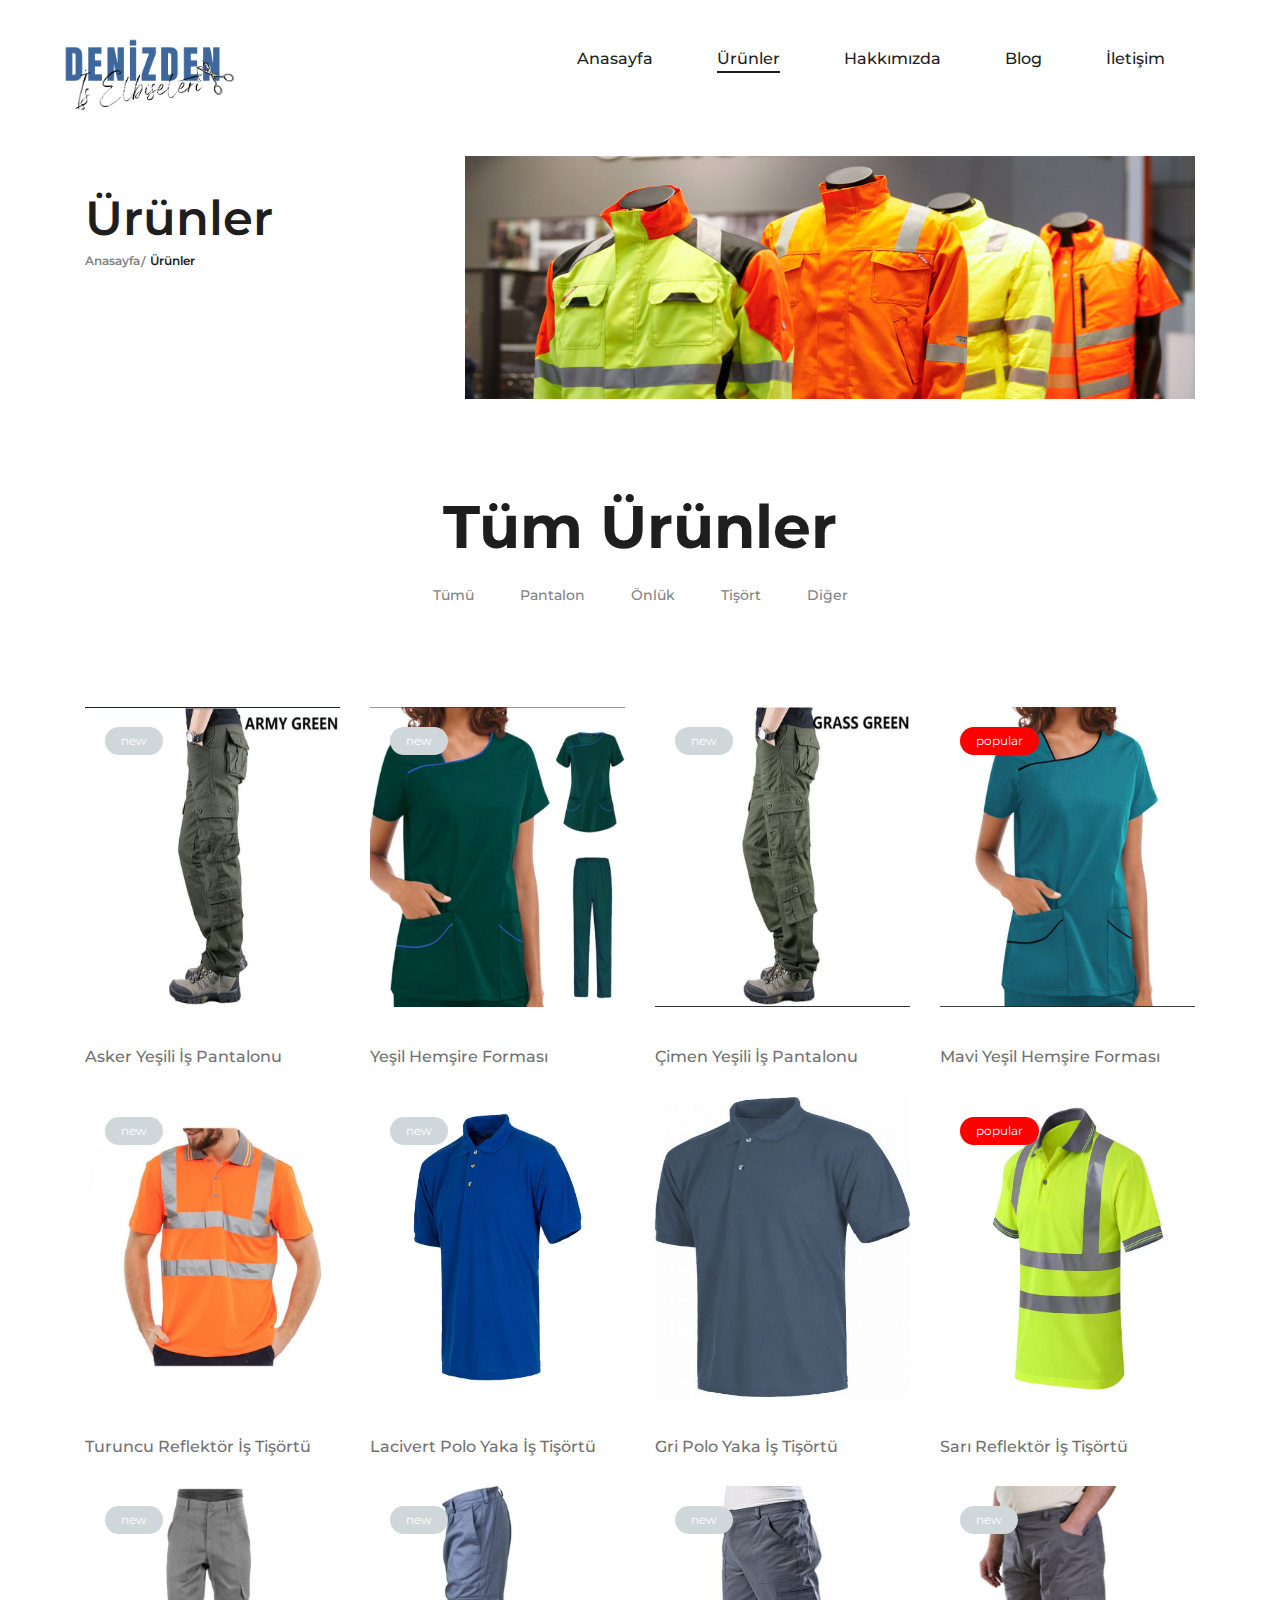
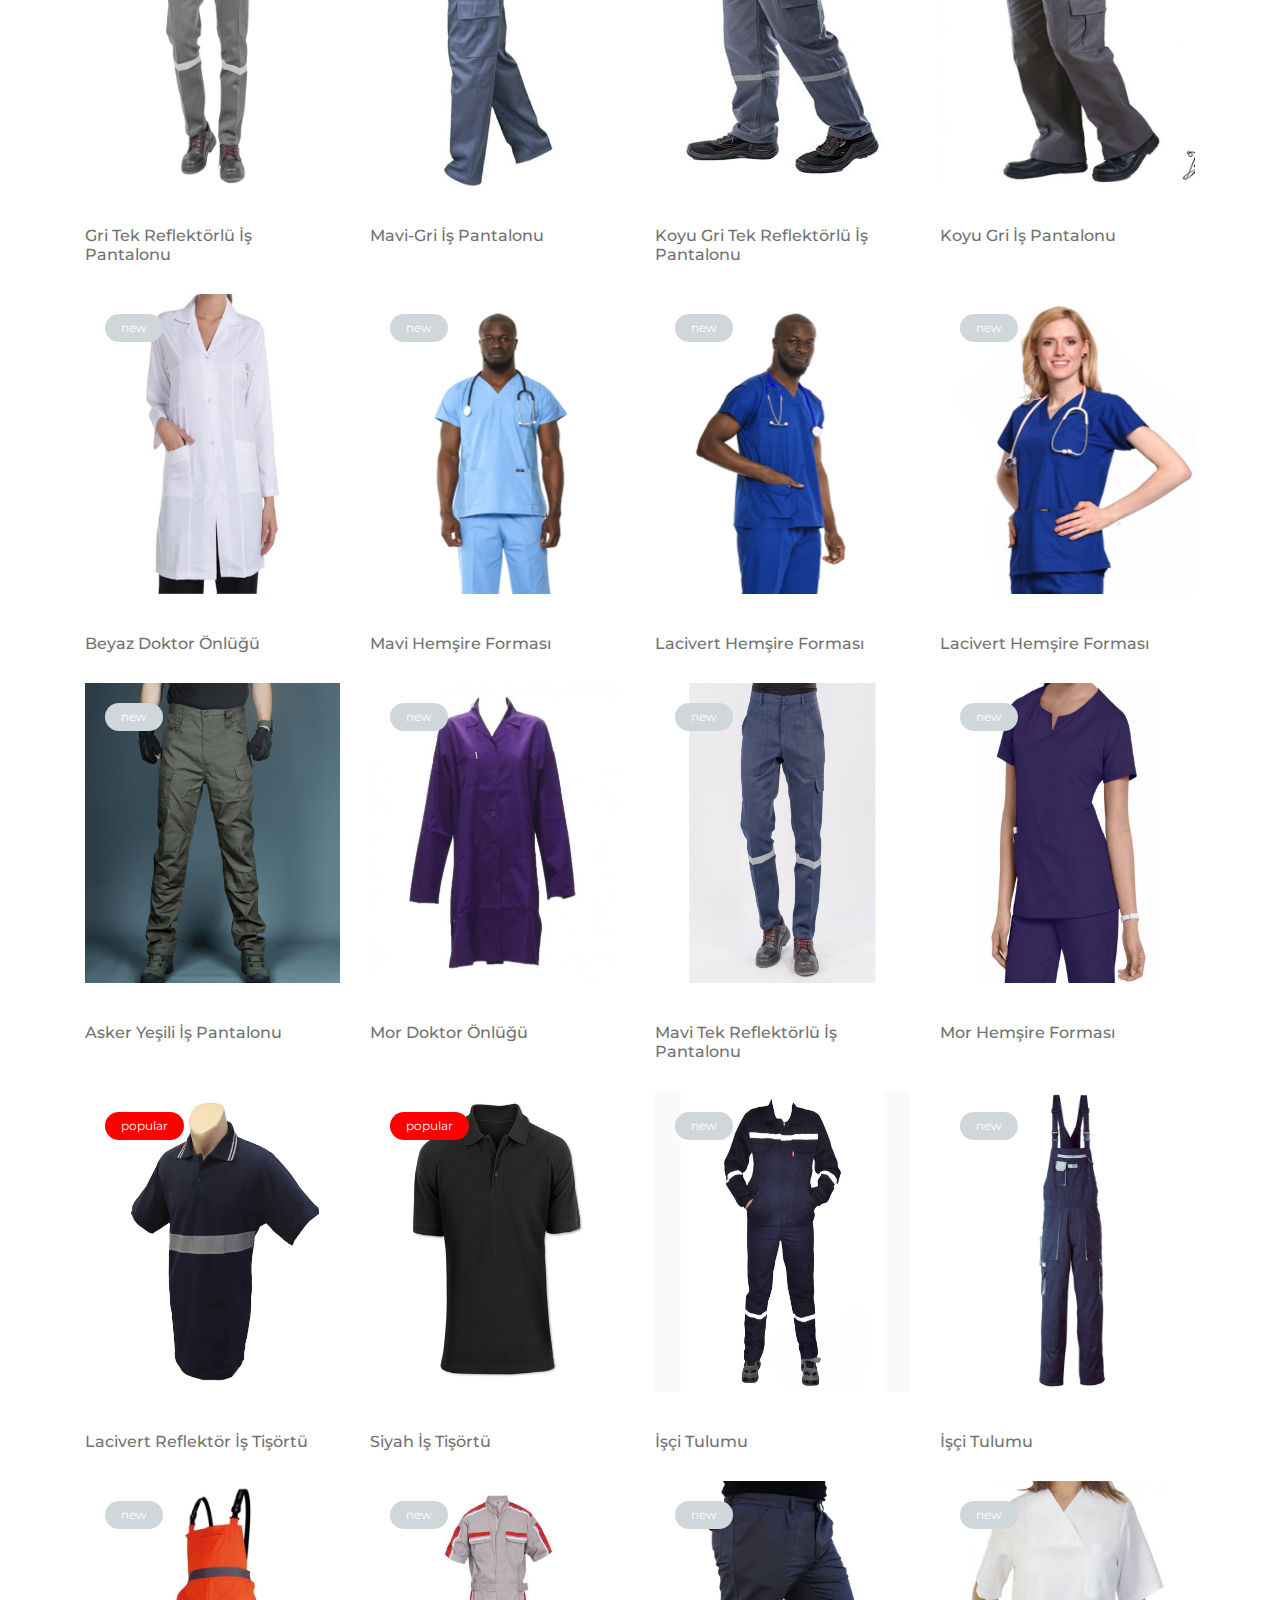
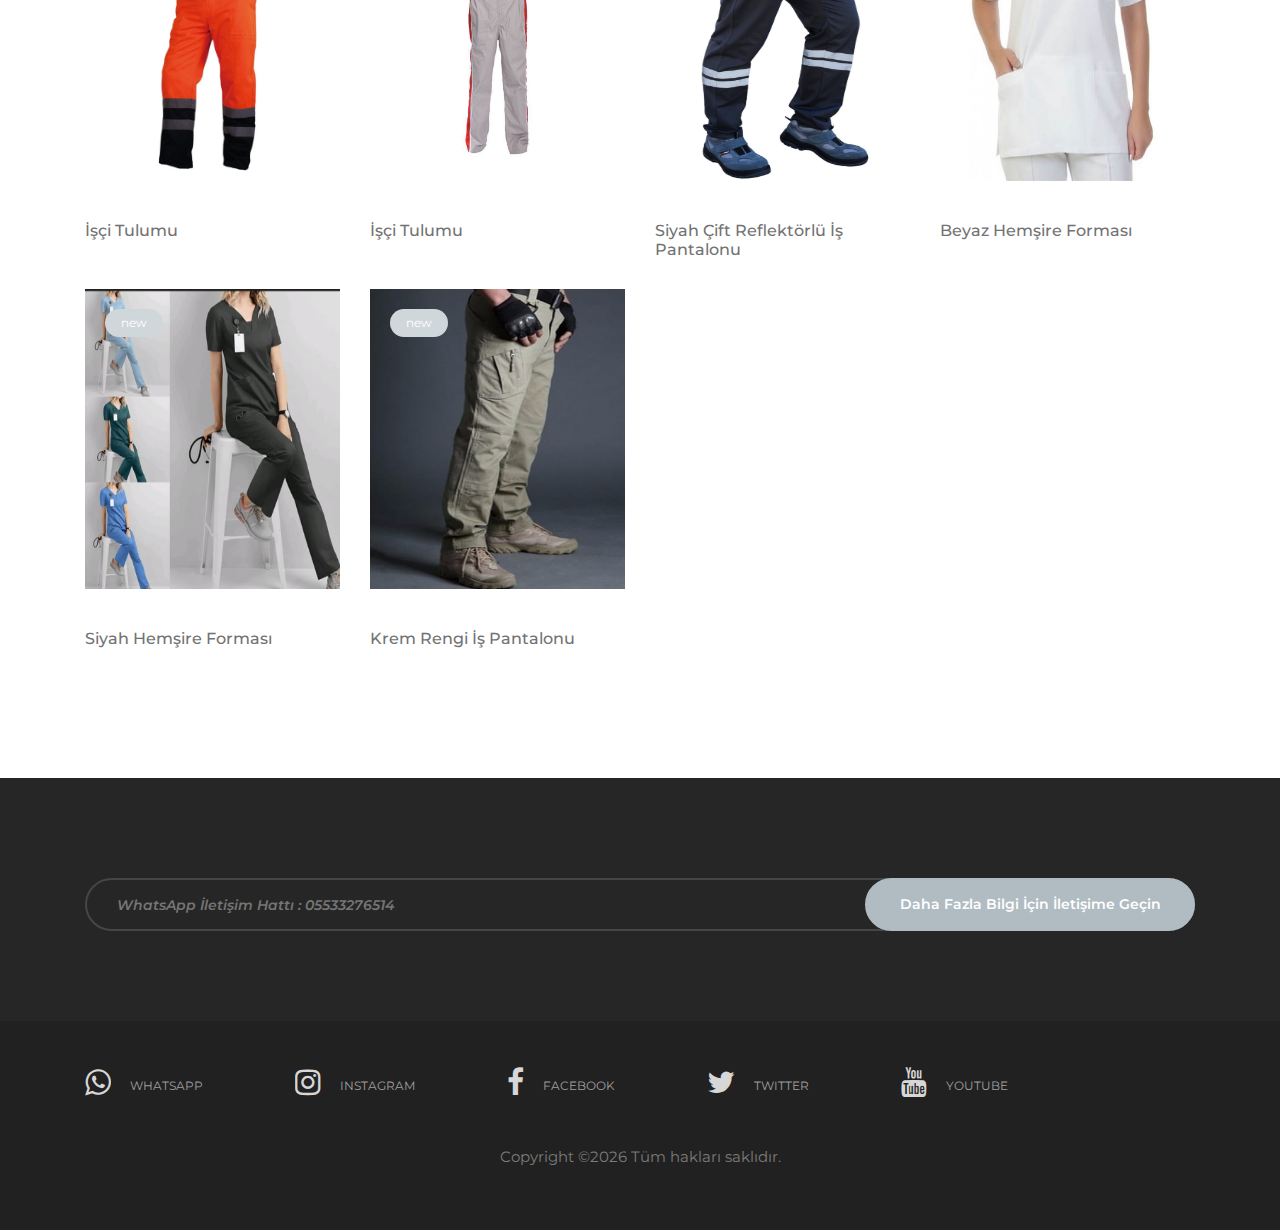
<file: categories.html>
<!DOCTYPE html>
<html lang="zxx">

<head>
    <meta charset="UTF-8">
    <meta name="description" content="Yoga Studio Template">
    <meta name="keywords" content="Yoga, unica, creative, html">
    <meta name="viewport" content="width=device-width, initial-scale=1.0">
    <meta http-equiv="X-UA-Compatible" content="ie=edge">
    <title>Denizden İş Elbiseleri</title>

    <!-- Google Font -->
    <link href="https://fonts.googleapis.com/css?family=Amatic+SC:400,700&display=swap" rel="stylesheet">
    <link href="https://fonts.googleapis.com/css?family=Montserrat:100,200,300,400,500,600,700,800,900&display=swap"
        rel="stylesheet">

    <!-- Css Styles -->
    <link rel="stylesheet" href="css/bootstrap.min.css" type="text/css">
    <link rel="stylesheet" href="css/font-awesome.min.css" type="text/css">
    <link rel="stylesheet" href="css/nice-select.css" type="text/css">
    <link rel="stylesheet" href="css/owl.carousel.min.css" type="text/css">
    <link rel="stylesheet" href="css/magnific-popup.css" type="text/css">
    <link rel="stylesheet" href="css/slicknav.min.css" type="text/css">
    <link rel="stylesheet" href="css/style.css" type="text/css">
</head>

<body>
    <!-- Page Preloder -->
    <div id="preloder">
        <div class="loader"></div>
    </div>

    <!-- Search model -->
    <div class="search-model">
        <div class="h-100 d-flex align-items-center justify-content-center">
            <div class="search-close-switch">+</div>
            <form class="search-model-form">
                <input type="text" id="search-input" placeholder="Search here.....">
            </form>
        </div>
    </div>
    <!-- Search model end -->

    <!-- Header Section Begin -->
    <header class="header-section">
        <div class="container-fluid">
            <div class="inner-header">
                <div class="logo">
                    <a href="index.html"><img src="img/logo.png" style="width: 175px;"></a>
                </div>
                <nav class="main-menu mobile-menu">
                    <ul>
                        <li><a href="./index.html">Anasayfa</a></li>
                        <li><a class="active" href="./categories.html">Ürünler</a></li>
                        <li><a href="./about.html">Hakkımızda</a></li>
                        <li><a href="">Blog</a></li>
                        <li><a href="https://api.whatsapp.com/send?phone=05533276514">İletişim</a></li>
                    </ul>
                </nav>
            </div>
        </div>
    </header>
    <!-- Header End -->

    <!-- Page Add Section Begin -->
    <section class="page-add">
        <div class="container">
            <div class="row">
                <div class="col-lg-4">
                    <div class="page-breadcrumb">
                        <h2>Ürünler</h2>
                        <a href="index.html">Anasayfa</a>
                        <a href="categories.html" class="active">Ürünler</a>
                    </div>
                </div>
                <div class="col-lg-8">
                    <img src="img/denizden/iselbiseleri.jpeg" alt="">
                </div>
            </div>
        </div>
    </section>
    <!-- Page Add Section End -->

    <!-- Categories Page Section Begin -->
    <section class="categories-page spad">
        <div class="container">
            <div class="product-filter">
                <div class="row">
                    <div class="col-lg-12 text-center">
                        <div class="section-title">
                            <h2>Tüm Ürünler</h2>
                        </div>
                        <ul class="product-controls">
                            <li data-filter="*">Tümü</li>
                            <li data-filter=".pantalon">Pantalon</li>
                            <li data-filter=".onluk">Önlük</li>
                            <li data-filter=".tisort">Tişört</li>
                            <li data-filter=".diger">Diğer</li>
                        </ul>
                    </div>
                </div>
            </div>
            <div class="row" id="product-list">
                <div class="col-lg-3 col-sm-6 mix all pantalon">
                    <div class="single-product-item">
                        <figure>
                            <a href="#"><img src="img/product/pantalon/WhatsApp Image 2022-05-02 at 22.32.12.jpeg"
                                    alt=""></a>
                            <div class="p-status">new</div>
                        </figure>
                        <div class="product-text">
                            <h6>Asker Yeşili İş Pantalonu</h6>
                        </div>
                    </div>
                </div>
                <div class="col-lg-3 col-sm-6 mix all onluk">
                    <div class="single-product-item">
                        <figure>
                            <a href="#"><img src="img/product/saglik/WhatsApp Image 2022-05-02 at 22.38.07 (1).jpeg"
                                    alt=""></a>
                            <div class="p-status">new</div>
                        </figure>
                        <div class="product-text">
                            <h6>Yeşil Hemşire Forması</h6>
                        </div>
                    </div>
                </div>
                <div class="col-lg-3 col-sm-6 mix all pantalon">
                    <div class="single-product-item">
                        <figure>
                            <a href="#"><img src="img/product/pantalon/WhatsApp Image 2022-05-02 at 22.32.13.jpeg"
                                    alt=""></a>
                            <div class="p-status">new</div>
                        </figure>
                        <div class="product-text">
                            <h6>Çimen Yeşili İş Pantalonu</h6>
                        </div>
                    </div>
                </div>
                <div class="col-lg-3 col-sm-6 mix all onluk">
                    <div class="single-product-item">
                        <figure>
                            <a href="#"><img src="img/product/saglik/WhatsApp Image 2022-05-02 at 22.38.07.jpeg"
                                    alt=""></a>
                            <div class="p-status popular">popular</div>
                        </figure>
                        <div class="product-text">
                            <h6>Mavi Yeşil Hemşire Forması</h6>
                        </div>
                    </div>
                </div>
                <div class="col-lg-3 col-sm-6 mix all tisort">
                    <div class="single-product-item">
                        <figure>
                            <a href="#"><img src="img/product/tisort/wowow-workwear-reflektorlu-polo-yaka-t-shirt.jpeg"
                                    alt=""></a>
                            <div class="p-status">new</div>
                        </figure>
                        <div class="product-text">
                            <h6>Turuncu Reflektör İş Tişörtü</h6>
                        </div>
                    </div>
                </div>
                <div class="col-lg-3 col-sm-6 mix all tisort">
                    <div class="single-product-item">
                        <figure>
                            <a href="#"><img src="img/product/tisort/S6500-AZ.jpeg" alt=""></a>
                            <div class="p-status">new</div>
                        </figure>
                        <div class="product-text">
                            <h6>Lacivert Polo Yaka İş Tişörtü</h6>
                        </div>
                    </div>
                </div>
                <div class="col-lg-3 col-sm-6 mix all tisort">
                    <div class="single-product-item">
                        <figure>
                            <a href="#"><img src="img/product/tisort/polomangacortacuellocamisero.jpeg" alt=""></a>
                        </figure>
                        <div class="product-text">
                            <h6>Gri Polo Yaka İş Tişörtü</h6>
                        </div>
                    </div>
                </div>
                <div class="col-lg-3 col-sm-6 mix all tisort">
                    <div class="single-product-item">
                        <figure>
                            <a href="#"><img src="img/product/tisort/Hed4fb886965843e0b06a63de2d759b7eX.png" alt=""></a>
                            <div class="p-status popular">popular</div>
                        </figure>
                        <div class="product-text">
                            <h6>Sarı Reflektör İş Tişörtü</h6>
                        </div>
                    </div>
                </div>
                <div class="col-lg-3 col-sm-6 mix all pantalon">
                    <div class="single-product-item">
                        <figure>
                            <a href="#"><img src="img/product/pantalon/1.jpeg"
                                    alt=""></a>
                            <div class="p-status">new</div>
                        </figure>
                        <div class="product-text">
                            <h6>Gri Tek Reflektörlü İş Pantalonu</h6>
                        </div>
                    </div>
                </div>
                <div class="col-lg-3 col-sm-6 mix all pantalon">
                    <div class="single-product-item">
                        <figure>
                            <a href="#"><img src="img/product/pantalon/2.jpeg"
                                    alt=""></a>
                            <div class="p-status">new</div>
                        </figure>
                        <div class="product-text">
                            <h6>Mavi-Gri İş Pantalonu</h6>
                        </div>
                    </div>
                </div>
                <div class="col-lg-3 col-sm-6 mix all pantalon">
                    <div class="single-product-item">
                        <figure>
                            <a href="#"><img src="img/product/pantalon/3.jpeg"
                                    alt=""></a>
                            <div class="p-status">new</div>
                        </figure>
                        <div class="product-text">
                            <h6>Koyu Gri Tek Reflektörlü İş Pantalonu</h6>
                        </div>
                    </div>
                </div>
                <div class="col-lg-3 col-sm-6 mix all pantalon">
                    <div class="single-product-item">
                        <figure>
                            <a href="#"><img src="img/product/pantalon/4.jpeg"
                                    alt=""></a>
                            <div class="p-status">new</div>
                        </figure>
                        <div class="product-text">
                            <h6>Koyu Gri İş Pantalonu</h6>
                        </div>
                    </div>
                </div>
                <div class="col-lg-3 col-sm-6 mix all onluk">
                    <div class="single-product-item">
                        <figure>
                            <a href="#"><img src="img/product/saglik/1.jpeg"
                                    alt=""></a>
                            <div class="p-status">new</div>
                        </figure>
                        <div class="product-text">
                            <h6>Beyaz Doktor Önlüğü</h6>
                        </div>
                    </div>
                </div>
                <div class="col-lg-3 col-sm-6 mix all onluk">
                    <div class="single-product-item">
                        <figure>
                            <a href="#"><img src="img/product/saglik/3.jpeg"
                                    alt=""></a>
                            <div class="p-status">new</div>
                        </figure>
                        <div class="product-text">
                            <h6>Mavi Hemşire Forması</h6>
                        </div>
                    </div>
                </div>
                <div class="col-lg-3 col-sm-6 mix all onluk">
                    <div class="single-product-item">
                        <figure>
                            <a href="#"><img src="img/product/saglik/4.jpeg"
                                    alt=""></a>
                            <div class="p-status">new</div>
                        </figure>
                        <div class="product-text">
                            <h6>Lacivert Hemşire Forması</h6>
                        </div>
                    </div>
                </div>
                <div class="col-lg-3 col-sm-6 mix all onluk">
                    <div class="single-product-item">
                        <figure>
                            <a href="#"><img src="img/product/saglik/5.jpeg"
                                    alt=""></a>
                            <div class="p-status">new</div>
                        </figure>
                        <div class="product-text">
                            <h6>Lacivert Hemşire Forması</h6>
                        </div>
                    </div>
                </div>
                <div class="col-lg-3 col-sm-6 mix all pantalon">
                    <div class="single-product-item">
                        <figure>
                            <a href="#"><img src="img/product/pantalon/5.jpeg"
                                    alt=""></a>
                            <div class="p-status">new</div>
                        </figure>
                        <div class="product-text">
                            <h6>Asker Yeşili İş Pantalonu</h6>
                        </div>
                    </div>
                </div>
                <div class="col-lg-3 col-sm-6 mix all onluk">
                    <div class="single-product-item">
                        <figure>
                            <a href="#"><img src="img/product/saglik/6.jpeg"
                                    alt=""></a>
                            <div class="p-status">new</div>
                        </figure>
                        <div class="product-text">
                            <h6>Mor Doktor Önlüğü</h6>
                        </div>
                    </div>
                </div>
                <div class="col-lg-3 col-sm-6 mix all pantalon">
                    <div class="single-product-item">
                        <figure>
                            <a href="#"><img src="img/product/pantalon/6.jpeg"
                                    alt=""></a>
                            <div class="p-status">new</div>
                        </figure>
                        <div class="product-text">
                            <h6>Mavi Tek Reflektörlü İş Pantalonu</h6>
                        </div>
                    </div>
                </div>
                <div class="col-lg-3 col-sm-6 mix all onluk">
                    <div class="single-product-item">
                        <figure>
                            <a href="#"><img src="img/product/saglik/7.png"
                                    alt=""></a>
                            <div class="p-status">new</div>
                        </figure>
                        <div class="product-text">
                            <h6>Mor Hemşire Forması</h6>
                        </div>
                    </div>
                </div>
                <div class="col-lg-3 col-sm-6 mix all tisort">
                    <div class="single-product-item">
                        <figure>
                            <a href="#"><img src="img/product/tisort/1.webp" alt=""></a>
                            <div class="p-status popular">popular</div>
                        </figure>
                        <div class="product-text">
                            <h6>Lacivert Reflektör İş Tişörtü</h6>
                        </div>
                    </div>
                </div>
                <div class="col-lg-3 col-sm-6 mix all tisort">
                    <div class="single-product-item">
                        <figure>
                            <a href="#"><img src="img/product/tisort/2.jpeg" alt=""></a>
                            <div class="p-status popular">popular</div>
                        </figure>
                        <div class="product-text">
                            <h6>Siyah İş Tişörtü</h6>
                        </div>
                    </div>
                </div>
                <div class="col-lg-3 col-sm-6 mix all diger">
                    <div class="single-product-item">
                        <figure>
                            <a href="#"><img src="img/product/diger/1.jpeg" alt=""></a>
                            <div class="p-status">new</div>
                        </figure>
                        <div class="product-text">
                            <h6>İşçi Tulumu</h6>
                        </div>
                    </div>
                </div>
                <div class="col-lg-3 col-sm-6 mix all diger">
                    <div class="single-product-item">
                        <figure>
                            <a href="#"><img src="img/product/diger/2.jpeg" alt=""></a>
                            <div class="p-status">new</div>
                        </figure>
                        <div class="product-text">
                            <h6>İşçi Tulumu</h6>
                        </div>
                    </div>
                </div>
                <div class="col-lg-3 col-sm-6 mix all diger">
                    <div class="single-product-item">
                        <figure>
                            <a href="#"><img src="img/product/diger/3.jpeg" alt=""></a>
                            <div class="p-status">new</div>
                        </figure>
                        <div class="product-text">
                            <h6>İşçi Tulumu</h6>
                        </div>
                    </div>
                </div>
                <div class="col-lg-3 col-sm-6 mix all diger">
                    <div class="single-product-item">
                        <figure>
                            <a href="#"><img src="img/product/diger/4.jpeg" alt=""></a>
                            <div class="p-status">new</div>
                        </figure>
                        <div class="product-text">
                            <h6>İşçi Tulumu</h6>
                        </div>
                    </div>
                </div>
                <div class="col-lg-3 col-sm-6 mix all pantalon">
                    <div class="single-product-item">
                        <figure>
                            <a href="#"><img src="img/product/pantalon/7.jpeg"
                                    alt=""></a>
                            <div class="p-status">new</div>
                        </figure>
                        <div class="product-text">
                            <h6>Siyah Çift Reflektörlü İş Pantalonu</h6>
                        </div>
                    </div>
                </div>
                <div class="col-lg-3 col-sm-6 mix all onluk">
                    <div class="single-product-item">
                        <figure>
                            <a href="#"><img src="img/product/saglik/8.jpeg"
                                    alt=""></a>
                            <div class="p-status">new</div>
                        </figure>
                        <div class="product-text">
                            <h6>Beyaz Hemşire Forması</h6>
                        </div>
                    </div>
                </div>
                <div class="col-lg-3 col-sm-6 mix all onluk">
                    <div class="single-product-item">
                        <figure>
                            <a href="#"><img src="img/product/saglik/WhatsApp Image 2022-05-02 at 22.38.09 (1).jpeg"
                                    alt=""></a>
                            <div class="p-status">new</div>
                        </figure>
                        <div class="product-text">
                            <h6>Siyah Hemşire Forması</h6>
                        </div>
                    </div>
                </div>
                <div class="col-lg-3 col-sm-6 mix all pantalon">
                    <div class="single-product-item">
                        <figure>
                            <a href="#"><img src="img/product/pantalon/WhatsApp Image 2022-05-02 at 22.38.12.jpeg"
                                    alt=""></a>
                            <div class="p-status">new</div>
                        </figure>
                        <div class="product-text">
                            <h6>Krem Rengi İş Pantalonu</h6>
                        </div>
                    </div>
                </div>
            </div>
        </div>
    </section>
    <!-- Categories Page Section End -->

    <!-- Footer Section Begin -->
    <footer class="footer-section spad">
        <div class="container">
            <div class="newslatter-form">
                <div class="row">
                    <div class="col-lg-12">
                        <form action="#">
                            <input type="text" placeholder="WhatsApp İletişim Hattı : 05533276514">
                            <button href="https://api.whatsapp.com/send?phone=05533276514" type="submit">Daha Fazla Bilgi İçin İletişime Geçin</button>
                        </form>
                    </div>
                </div>
            </div>
        </div>
        <div class="social-links-warp">
			<div class="container">
				<div class="social-links">
                    <a href="https://api.whatsapp.com/send?phone=05533276514" class="instagram"><i class="fa fa-whatsapp"></i><span>whatsapp</span></a>
					<a href="" class="instagram"><i class="fa fa-instagram"></i><span>instagram</span></a>
					<a href="" class="facebook"><i class="fa fa-facebook"></i><span>facebook</span></a>
					<a href="" class="twitter"><i class="fa fa-twitter"></i><span>twitter</span></a>
					<a href="" class="youtube"><i class="fa fa-youtube"></i><span>youtube</span></a>
				</div>
			</div>

<div class="container text-center pt-5">
                <p><!-- Link back to Colorlib can't be removed. Template is licensed under CC BY 3.0. -->
  Copyright &copy;<script>document.write(new Date().getFullYear());</script> Tüm hakları saklıdır.
  <!-- Link back to Colorlib can't be removed. Template is licensed under CC BY 3.0. --></p>
            </div>


		</div>
    </footer>
    <!-- Footer Section End -->

    <!-- Js Plugins -->
    <script src="js/jquery-3.3.1.min.js"></script>
    <script src="js/bootstrap.min.js"></script>
    <script src="js/jquery.magnific-popup.min.js"></script>
    <script src="js/jquery.slicknav.js"></script>
    <script src="js/owl.carousel.min.js"></script>
    <script src="js/jquery.nice-select.min.js"></script>
    <script src="js/mixitup.min.js"></script>
    <script src="js/main.js"></script>
</body>

</html>
</file>
<file: css/nice-select.css>
.nice-select {
  -webkit-tap-highlight-color: transparent;
  background-color: #fff;
  border-radius: 5px;
  border: solid 1px #e8e8e8;
  box-sizing: border-box;
  clear: both;
  cursor: pointer;
  display: block;
  float: left;
  font-family: inherit;
  font-size: 14px;
  font-weight: normal;
  height: 42px;
  line-height: 40px;
  outline: none;
  padding-left: 18px;
  padding-right: 30px;
  position: relative;
  text-align: left !important;
  -webkit-transition: all 0.2s ease-in-out;
  transition: all 0.2s ease-in-out;
  -webkit-user-select: none;
     -moz-user-select: none;
      -ms-user-select: none;
          user-select: none;
  white-space: nowrap;
  width: auto; }
  .nice-select:hover {
    border-color: #dbdbdb; }
  .nice-select:active, .nice-select.open, .nice-select:focus {
    border-color: #999; }
  .nice-select:after {
    border-bottom: 2px solid #999;
    border-right: 2px solid #999;
    content: '';
    display: block;
    height: 5px;
    margin-top: -4px;
    pointer-events: none;
    position: absolute;
    right: 12px;
    top: 50%;
    -webkit-transform-origin: 66% 66%;
        -ms-transform-origin: 66% 66%;
            transform-origin: 66% 66%;
    -webkit-transform: rotate(45deg);
        -ms-transform: rotate(45deg);
            transform: rotate(45deg);
    -webkit-transition: all 0.15s ease-in-out;
    transition: all 0.15s ease-in-out;
    width: 5px; }
  .nice-select.open:after {
    -webkit-transform: rotate(-135deg);
        -ms-transform: rotate(-135deg);
            transform: rotate(-135deg); }
  .nice-select.open .list {
    opacity: 1;
    pointer-events: auto;
    -webkit-transform: scale(1) translateY(0);
        -ms-transform: scale(1) translateY(0);
            transform: scale(1) translateY(0); }
  .nice-select.disabled {
    border-color: #ededed;
    color: #999;
    pointer-events: none; }
    .nice-select.disabled:after {
      border-color: #cccccc; }
  .nice-select.wide {
    width: 100%; }
    .nice-select.wide .list {
      left: 0 !important;
      right: 0 !important; }
  .nice-select.right {
    float: right; }
    .nice-select.right .list {
      left: auto;
      right: 0; }
  .nice-select.small {
    font-size: 12px;
    height: 36px;
    line-height: 34px; }
    .nice-select.small:after {
      height: 4px;
      width: 4px; }
    .nice-select.small .option {
      line-height: 34px;
      min-height: 34px; }
  .nice-select .list {
    background-color: #fff;
    border-radius: 5px;
    box-shadow: 0 0 0 1px rgba(68, 68, 68, 0.11);
    box-sizing: border-box;
    margin-top: 4px;
    opacity: 0;
    overflow: hidden;
    padding: 0;
    pointer-events: none;
    position: absolute;
    top: 100%;
    left: 0;
    -webkit-transform-origin: 50% 0;
        -ms-transform-origin: 50% 0;
            transform-origin: 50% 0;
    -webkit-transform: scale(0.75) translateY(-21px);
        -ms-transform: scale(0.75) translateY(-21px);
            transform: scale(0.75) translateY(-21px);
    -webkit-transition: all 0.2s cubic-bezier(0.5, 0, 0, 1.25), opacity 0.15s ease-out;
    transition: all 0.2s cubic-bezier(0.5, 0, 0, 1.25), opacity 0.15s ease-out;
    z-index: 9; }
    .nice-select .list:hover .option:not(:hover) {
      background-color: transparent !important; }
  .nice-select .option {
    cursor: pointer;
    font-weight: 400;
    line-height: 40px;
    list-style: none;
    min-height: 40px;
    outline: none;
    padding-left: 18px;
    padding-right: 29px;
    text-align: left;
    -webkit-transition: all 0.2s;
    transition: all 0.2s; }
    .nice-select .option:hover, .nice-select .option.focus, .nice-select .option.selected.focus {
      background-color: #f6f6f6; }
    .nice-select .option.selected {
      font-weight: bold; }
    .nice-select .option.disabled {
      background-color: transparent;
      color: #999;
      cursor: default; }

.no-csspointerevents .nice-select .list {
  display: none; }

.no-csspointerevents .nice-select.open .list {
  display: block; }
</file>
<file: css/style.css>
html,
body {
	height: 100%;
	font-family: "Montserrat", sans-serif;
	-webkit-font-smoothing: antialiased;
	font-smoothing: antialiased;
	background: none;
}

.zoom {
  padding: 50px;
  background-color: green;
  transition: transform .2s; /* Animation */
  width: 200px;
  height: 200px;
  margin: 0 auto;
}

.zoom:hover {
  transform: scale(1.5); /* (150% zoom - Note: if the zoom is too large, it will go outside of the viewport) */
}

h1,
h2,
h3,
h4,
h5,
h6 {
	margin: 0;
	color: #111111;
	font-weight: 500;
	font-family: "Montserrat", sans-serif;
}

h1 {
	font-size: 70px;
}

h2 {
	font-size: 36px;
}

h3 {
	font-size: 30px;
}

h4 {
	font-size: 24px;
}

h5 {
	font-size: 18px;
}

h6 {
	font-size: 16px;
}

p {
	font-size: 15px;
	color: #7b7b7b;
	font-weight: 400;
	line-height: 1.6;
	font-family: "Montserrat", sans-serif;
	margin: 0 0 15px 0;
}

img {
	max-width: 100%;
}

input:focus,
select:focus,
button:focus,
textarea:focus {
	outline: none;
}

a:hover,
a:focus {
	text-decoration: none;
	outline: none;
	color: #fff;
}

ul,
ol {
	padding: 0;
	margin: 0;
}

@font-face {
	font-family: "FuturaBT-Book";
	src: url("../fonts/FuturaBT-Book.eot?#iefix") format("embedded-opentype"), url("../fonts/FuturaBT-Book.woff") format("woff"), url("../fonts/FuturaBT-Book.ttf") format("truetype"), url("../fonts/FuturaBT-Book.svg#FuturaBT-Book") format("svg");
	font-weight: normal;
	font-style: normal;
}

/*---------------------
  Helper CSS
-----------------------*/

.section-title h2 {
	color: #1e1e1e;
	font-size: 60px;
	font-weight: 700;
}

.set-bg {
	background-repeat: no-repeat;
	background-size: cover;
	background-position: top center;
}

.spad {
	padding-top: 100px;
	padding-bottom: 100px;
}

.text-white h1,
.text-white h2,
.text-white h3,
.text-white h4,
.text-white h5,
.text-white h6,
.text-white p,
.text-white span,
.text-white li,
.text-white a {
	color: #fff;
}

/* buttons */

.primary-btn {
	color: #fff;
	display: inline-block;
	font-size: 14px;
	font-weight: 600;
	padding: 16px 40px;
	border: 2px solid #fff;
	border-radius: 50px;
}

.site-btn {
	color: #1e1e1e;
	display: inline-block;
	font-size: 14px;
	font-weight: 600;
	padding: 16px 40px;
	border: 2px solid #1e1e1e;
	border-radius: 50px;
	cursor: pointer;
	text-transform: uppercase;
}

/* Preloder */

#preloder {
	position: fixed;
	width: 100%;
	height: 100%;
	top: 0;
	left: 0;
	z-index: 999999;
	background: #000;
}

.loader {
	width: 40px;
	height: 40px;
	position: absolute;
	top: 50%;
	left: 50%;
	margin-top: -13px;
	margin-left: -13px;
	border-radius: 60px;
	animation: loader 0.8s linear infinite;
	-webkit-animation: loader 0.8s linear infinite;
}

@keyframes loader {
	0% {
		-webkit-transform: rotate(0deg);
		transform: rotate(0deg);
		border: 4px solid #f44336;
		border-left-color: transparent;
	}
	50% {
		-webkit-transform: rotate(180deg);
		transform: rotate(180deg);
		border: 4px solid #673ab7;
		border-left-color: transparent;
	}
	100% {
		-webkit-transform: rotate(360deg);
		transform: rotate(360deg);
		border: 4px solid #f44336;
		border-left-color: transparent;
	}
}

@-webkit-keyframes loader {
	0% {
		-webkit-transform: rotate(0deg);
		border: 4px solid #f44336;
		border-left-color: transparent;
	}
	50% {
		-webkit-transform: rotate(180deg);
		border: 4px solid #673ab7;
		border-left-color: transparent;
	}
	100% {
		-webkit-transform: rotate(360deg);
		border: 4px solid #f44336;
		border-left-color: transparent;
	}
}

.elements-section {
	padding-top: 100px;
}

.el-title {
	margin-bottom: 75px;
}

.element {
	margin-bottom: 100px;
}

.element:last-child {
	margin-bottom: 0;
}

/*---------------------
  Header
-----------------------*/

.header-section {
	height: 125px;
	padding-top: 38px;
	padding-bottom: 24px;
	padding-left: 45px;
	padding-right: 45px;
}

.inner-header .logo {
	float: left;
}

.inner-header .header-right {
	float: right;
	line-height: 30px;
}

.inner-header .header-right img {
	display: inline-block;
	margin-right: 20px;
	cursor: pointer;
}

.inner-header .header-right a {
	display: inline-block;
	position: relative;
}

.inner-header .header-right a img {
	margin-right: 0;
	margin-left: 4px;
}

.inner-header .header-right a span {
	font-size: 11px;
	color: #1e1e1e;
	width: 18px;
	height: 18px;
	border: 2px solid #D0D7DB;
	background: #fff;
	display: inline-block;
	line-height: 15px;
	text-align: center;
	border-radius: 50%;
	font-weight: 600;
	position: absolute;
	left: -9px;
	top: 14px;
}

.inner-header .user-access {
	float: right;
	margin-right: 100px;
}

.inner-header .user-access a {
	color: #1e1e1e;
	font-size: 16px;
	display: inline-block;
	font-weight: 500;
	position: relative;
	line-height: 42px;
}

.inner-header .user-access a.in {
	color: #838383;
	margin-left: 15px;
	position: relative;
}

.inner-header .user-access a.in::before {
	position: absolute;
	left: -13px;
	top: 1px;
	color: #1e1e1e;
	content: "/";
}

.inner-header .main-menu {
	float: right;
	margin-right: 150px;
}

.inner-header .main-menu ul li {
	display: inline-block;
	margin-left: 60px;
	position: relative;
}

.inner-header .main-menu ul li a {
	color: #1e1e1e;
	font-size: 16px;
	display: inline-block;
	font-weight: 500;
	position: relative;
	line-height: 42px;
}

.inner-header .main-menu ul li a.active:after {
	opacity: 1;
}

.inner-header .main-menu ul li a:hover:after {
	opacity: 1;
}

.inner-header .main-menu ul li a:after {
	position: absolute;
	left: 0;
	bottom: 7px;
	width: 100%;
	height: 2px;
	background: #1e1e1e;
	content: "";
	opacity: 0;
	-webkit-transform: all 0.3s;
	-webkit-transition: all 0.3s;
	transition: all 0.3s;
}

.inner-header .main-menu ul li:hover .sub-menu {
	visibility: visible;
	opacity: 1;
	margin-top: 0;
}

.inner-header .main-menu ul li .sub-menu {
	position: absolute;
	list-style: none;
	width: 220px;
	left: 0;
	top: 100%;
	padding: 20px 0;
	visibility: hidden;
	opacity: 0;
	margin-top: 50px;
	background: #fff;
	z-index: 99;
	-webkit-transition: all 0.4s;
	transition: all 0.4s;
	-webkit-box-shadow: 2px 7px 20px rgba(0, 0, 0, 0.2);
	box-shadow: 2px 7px 20px rgba(0, 0, 0, 0.2);
}

.inner-header .main-menu ul li .sub-menu li {
	display: block;
	margin: 0;
}

.inner-header .main-menu ul li .sub-menu li a {
	display: block;
	color: #000;
	margin-right: 0;
	padding: 0px 20px;
	font-size: 14px;
	line-height: 2.3;
}

.inner-header .main-menu ul li .sub-menu li a:after {
	display: none;
}

.slicknav_menu {
	display: none;
}

/*---------------------
  Search Bar
-----------------------*/

.search-model {
	display: none;
	position: fixed;
	width: 100%;
	height: 100%;
	left: 0;
	top: 0;
	background: #000;
	z-index: 99999;
}

.search-model-form {
	padding: 0 15px;
}

.search-model-form input {
	width: 500px;
	font-size: 40px;
	border: none;
	border-bottom: 2px solid #333;
	background: none;
	color: #999;
}

.search-close-switch {
	position: absolute;
	width: 50px;
	height: 50px;
	background: #333;
	color: #fff;
	text-align: center;
	border-radius: 50%;
	padding-top: 6px;
	font-size: 26px;
	top: 30px;
	cursor: pointer;
	-webkit-transform: rotate(45deg);
	transform: rotate(45deg);
	font-weight: 300;
}

/*---------------------
  Header Info
-----------------------*/

.header-info {
	background: #B0BCC2;
	overflow: hidden;
	padding: 10px 45px;
}

.header-info .header-item {
	overflow: hidden;
}

.header-info .header-item img {
	display: inline-block;
	margin-right: 13px;
}

.header-info .header-item p {
	display: inline-block;
	line-height: 1;
	font-size: 14px;
	color: #fff;
	font-weight: 500;
	margin-bottom: 0;
	position: relative;
	top: 3px;
}

/*---------------------
  Hero Slider
-----------------------*/

.hero-items .owl-dots {
	position: absolute;
	left: 110px;
	bottom: 62px;
}

.hero-items .owl-dots button {
	display: inline-block;
	height: 11px;
	width: 11px;
	background: #969D9E;
	border-radius: 50%;
	margin-right: 9px;
}

.hero-items .owl-dots button.active {
	background: #1e1e1e;
}

.hero-items .owl-nav button[type=button] {
	display: inline-block;
	height: 68px;
	width: 68px;
	background: #B0BCC2;
	font-size: 35px;
	color: #fff;
	border-radius: 50%;
	text-align: center;
	position: absolute;
	left: 60px;
	top: 345px;
}

.hero-items .owl-nav button[type=button].owl-next {
	left: auto;
	right: 60px;
	display: none;
}

.single-slider-item {
	padding: 270px 0;
	text-align: center;
	height: 100%;
}

.single-slider-item h1 {
	color: #fff;
	font-size: 110px;
	font-weight: 700;
	line-height: 85px;
}

.single-slider-item h2 {
	color: #fff;
	font-size: 96px;
	font-weight: 400;
	margin-bottom: 28px;
}

.single-slider-item .primary-btn,
.single-slider-item h1,
.single-slider-item h2 {
	position: relative;
	top: 50px;
	opacity: 0;
}

.hero-items .owl-item.active .single-slider-item h1,
.hero-items .owl-item.active .single-slider-item h2,
.hero-items .owl-item.active .single-slider-item .primary-btn {
	top: 0;
	opacity: 1;
}

.hero-items .owl-item.active .single-slider-item h1 {
	-webkit-transition: all 0.5s ease 0.4s;
	transition: all 0.5s ease 0.4s;
}

.hero-items .owl-item.active .single-slider-item h2 {
	-webkit-transition: all 0.5s ease 0.6s;
	transition: all 0.5s ease 0.6s;
}

.hero-items .owl-item.active .single-slider-item .primary-btn {
	-webkit-transition: all 0.5s ease 0.8s;
	transition: all 0.5s ease 0.8s;
}

/*---------------------
  Features Section
-----------------------*/

.features-section {
	padding-bottom: 0;
}

.features-ads {
	padding-bottom: 67px;
}

.features-ads .single-features-ads {
	text-align: center;
	margin-bottom: 30px;
}

.features-ads .single-features-ads.first {
	margin-top: 39px;
}

.features-ads .single-features-ads.second {
	margin-top: 8px;
}

.features-ads .single-features-ads img {
	margin-bottom: 15px;
}

.features-ads .single-features-ads h4 {
	color: #1e1e1e;
	font-size: 22px;
	font-weight: 700;
	line-height: 50px;
}

.features-ads .single-features-ads p {
	color: #727272;
	font-size: 14px;
	line-height: 27px;
	font-weight: 500;
}

.features-box .single-box-item {
	position: relative;
}

.features-box .single-box-item.first-box {
	margin-bottom: 35px;
}

.features-box .single-box-item.first-box .box-text {
	position: absolute;
	right: 60px;
	top: 106px;
}

.features-box .single-box-item.first-box .box-text .trend-alert {
	color: #1e1e1e;
	display: block;
	font-size: 22px;
	font-family: "FuturaBT-Book";
	letter-spacing: 2px;
	line-height: 45px;
	text-transform: uppercase;
	margin-bottom: 38px;
}

.features-box .single-box-item.first-box .box-text .primary-btn {
	border-color: #D0D7DB;
	color: #1e1e1e;
}

.features-box .single-box-item.second-box {
	margin-bottom: 35px;
}

.features-box .single-box-item.second-box .box-text {
	position: absolute;
	left: 56px;
	top: 150px;
}

.features-box .single-box-item.second-box .box-text .trend-year {
	color: #fff;
	opacity: 1;
}

.features-box .single-box-item.second-box .box-text .trend-alert {
	color: #5b5b5b;
	display: inline-block;
	font-size: 16px;
	font-family: "FuturaBT-Book";
	text-transform: uppercase;
	letter-spacing: 4px;
	line-height: 45px;
}

.features-box .single-box-item.large-box .box-text {
	position: absolute;
	left: 125px;
	top: 60px;
}

.features-box .single-box-item.large-box .box-text .trend-year {
	color: #838383;
	opacity: 1;
}

.features-box .single-box-item.large-box .box-text h2 {
	font-size: 60px;
	font-weight: 700;
	line-height: 56px;
}

.features-box .single-box-item.large-box .box-text .trend-alert {
	color: #5b5b5b;
	display: inline-block;
	font-size: 22px;
	font-family: "FuturaBT-Book";
	letter-spacing: 2px;
	line-height: 36px;
	text-transform: uppercase;
}

.features-box .single-box-item img {
	min-width: 100%;
}

.features-box .single-box-item .box-text .trend-year {
	color: #1e1e1e;
	font-size: 22px;
	font-weight: 700;
	opacity: 0.32;
	display: inline-block;
}

.features-box .single-box-item .box-text h2 {
	color: #1e1e1e;
	font-size: 48px;
	font-weight: 600;
	line-height: 38px;
}

/*---------------------
  Latest Product
-----------------------*/

.latest-products {
	padding-top: 55px;
	padding-bottom: 65px;
}

.product-filter {
	margin-bottom: 100px;
}

.product-filter .section-title {
	margin-bottom: 20px;
}

.product-filter .product-controls li {
	list-style: none;
	display: inline-block;
	color: #838383;
	font-size: 14px;
	margin-right: 42px;
	font-weight: 500;
	cursor: pointer;
}

.product-filter .product-controls li.mixitup-control-active {
	color: #1e1e1e;
}

.product-filter .product-controls li:hover {
	color: #1e1e1e;
}

.product-filter .product-controls li:last-child {
	margin-right: 0;
}

.single-product-item {
	margin-bottom: 30px;
}

.single-product-item figure {
	margin-bottom: 40px;
	position: relative;
	overflow: hidden;
}

.single-product-item figure img {
	height: 300px;
	min-width: 100%;
}

.single-product-item figure .p-status {
	position: absolute;
	left: 20px;
	top: 20px;
	padding: 5px 16px;
	font-size: 12px;
	background: #D0D7DB;
	color: #fff;
	border-radius: 50px;
}
.detayli-bilgi {
	left: 20px;
	top: 20px;
	padding: 10px 15px;
	font-size: 12px;
	background: red;
	color: #fff;
}

.single-product-item figure .p-status.sale {
	background: #FE439F;
}

.single-product-item figure .p-status.popular {
	background: red;
}

.single-product-item .product-text {
	text-align: center;
}

.single-product-item .product-text h6 {
	color: #727272;
	margin-bottom: 15px;
}

.single-product-item .product-text p {
	color: #1e1e1e;
	font-size: 18px;
	font-weight: 700;
	margin-bottom: 0;
}

/*---------------------
  Lookbok Section
-----------------------*/

.lookbok-left {
	padding-top: 105px;
}

.lookbok-left .section-title {
	margin-bottom: 30px;
}

.lookbok-left .section-title h2 {
	line-height: 50px;
}

.lookbok-left p {
	color: #787878;
	font-size: 14px;
	line-height: 27px;
	font-weight: 500;
	margin-bottom: 40px;
}

.lookbok-left .primary-btn.look-btn {
	background-color: #B0BCC2;
}

.lookbok-pic {
	position: relative;
}

.lookbok-pic img {
	min-width: 100%;
	height: 100%;
}

.lookbok-pic .pic-text {
	position: absolute;
	left: 0;
	right: 0;
	bottom: 0;
	text-align: center;
	font-size: 135px;
	color: #fff;
	font-weight: 600;
	line-height: 97px;
}

/*---------------------
  Logo Section
-----------------------*/

.logo-section {
	padding: 70px 120px;
}

.logo-section .logo-item {
	display: -webkit-box;
	display: -ms-flexbox;
	display: flex;
	-webkit-box-align: center;
	-ms-flex-align: center;
	align-items: center;
	-webkit-box-pack: center;
	-ms-flex-pack: center;
	justify-content: center;
	height: 120px;
	opacity: 0.1;
	-webkit-transition: 0.4s;
	transition: 0.4s;
}

.logo-section .logo-item:hover {
	opacity: 1;
}

.logo-section .owl-carousel .owl-item img {
	display: block;
	width: auto;
}

/*---------------------
  Footer
-----------------------*/

.footer-section {
	background: #262626;
	padding-bottom: 0;
}

.newslatter-form {
	margin-bottom: 90px;
}

.newslatter-form form {
	position: relative;
}

.newslatter-form form input {
	width: 100%;
	border: 2px solid #454747;
	border-radius: 50px;
	height: 53px;
	background: transparent;
	color: #535353;
	font-size: 14px;
	font-style: italic;
	font-weight: 600;
	padding-left: 30px;
	position: relative;
}

.newslatter-form form button {
	width: 330px;
	height: 53px;
	background: #B0BCC2;
	border: 2px solid #B0BCC2;
	color: #fff;
	cursor: pointer;
	font-size: 14px;
	font-weight: 600;
	border-radius: 50px;
	position: absolute;
	right: 0;
}

.footer-widget {
	margin-bottom: 40px;
}

.footer-widget .single-footer-widget {
	margin-bottom: 30px;
}

.footer-widget .single-footer-widget h4 {
	color: #fff;
	font-size: 26px;
	margin-bottom: 44px;
}

.footer-widget .single-footer-widget ul li {
	color: #fff;
	font-size: 14px;
	font-weight: 500;
	list-style: none;
	line-height: 36px;
	opacity: 0.5;
}

.social-links-warp {
	background: #222121;
	padding: 46px 0;
}

.social-links a {
	margin-right: 88px;
	display: inline-block;
}

.social-links a:last-child {
	margin-right: 0;
}

.social-links a i {
	font-size: 30px;
	color: #d7d7d7;
	float: left;
	margin-right: 19px;
	overflow: hidden;
	-webkit-transition: all 0.3s;
	transition: all 0.3s;
}

.social-links a span {
	display: inline-block;
	font-size: 12px;
	font-weight: 400;
	text-transform: uppercase;
	color: #9f9fa0;
	padding-top: 10px;
	-webkit-transition: all 0.3s;
	transition: all 0.3s;
}

.social-links a.instagram:hover i {
	color: #2F5D84;
}

.social-links a.google-plus:hover i {
	color: #E04B37;
}

.social-links a.twitter:hover i {
	color: #5abed6;
}

.social-links a.pinterest:hover i {
	color: #CD212D;
}

.social-links a.facebook:hover i {
	color: #39599F;
}

.social-links a.twitter:hover i {
	color: #5abed6;
}

.social-links a.youtube:hover i {
	color: #D12227;
}

.social-links a.tumblr:hover i {
	color: #37475E;
}

.social-links a:hover span {
	color: #fff;
}

/*---------------------------- Other Pages Styles ----------------------------*/

/*---------------------
  Page Add
-----------------------*/

.page-add {
	padding-top: 31px;
	margin-bottom: 92px;
}

.page-add .page-breadcrumb {
	padding-top: 34px;
}

.page-add .page-breadcrumb h2 {
	color: #1e1e1e;
	font-size: 48px;
	font-weight: 600;
}

.page-add .page-breadcrumb h2 span {
	color: #B0BCC2;
}

.page-add .page-breadcrumb a {
	color: #838383;
	display: inline-block;
	font-size: 12px;
	font-weight: 600;
	margin-right: 6px;
	position: relative;
}

.page-add .page-breadcrumb a.active {
	color: #1e1e1e;
}

.page-add .page-breadcrumb a:last-child:after {
	display: none;
}

.page-add .page-breadcrumb a:after {
	position: absolute;
	top: 1px;
	right: -5px;
	content: "/";
}

/*---------------------
  Categories Page
-----------------------*/

.categories-controls {
	margin-bottom: 45px;
}

.categories-controls .categories-filter .cf-left {
	float: left;
}

.categories-controls .categories-filter .cf-left .nice-select {
	background-color: transparent;
	border-radius: 0;
	border: none;
	position: relative;
	padding-left: 0;
	font-size: 14px;
	font-weight: 500;
	color: #838383;
}

.categories-controls .categories-filter .cf-left .nice-select:before {
	position: absolute;
	left: 0;
	bottom: 8px;
	width: 100%;
	height: 2px;
	background: #838383;
	content: "";
}

.categories-controls .categories-filter .cf-left .nice-select:after {
	height: 9px;
	right: 2px;
	top: 46%;
	width: 9px;
}

.categories-controls .categories-filter .cf-left .nice-select .list {
	border-radius: 0;
	margin-top: -8px;
}

.categories-controls .categories-filter .cf-right {
	float: right;
	line-height: 30px;
}

.categories-controls .categories-filter .cf-right span {
	color: #838383;
	font-size: 12px;
	font-weight: 500;
	margin-right: 24px;
}

.categories-controls .categories-filter .cf-right a {
	color: #838383;
	display: inline-block;
	font-size: 12px;
	font-weight: 500;
	margin-right: 25px;
	position: relative;
}

.categories-controls .categories-filter .cf-right a.active:after {
	opacity: 1;
}

.categories-controls .categories-filter .cf-right a:after {
	position: absolute;
	left: 0;
	bottom: -2px;
	width: 10px;
	height: 2px;
	background: #000000;
	content: "";
	opacity: 0;
	-webkit-transition: all 0.3s;
	transition: all 0.3s;
}

.categories-controls .categories-filter .cf-right a:hover:after {
	opacity: 1;
}

.categories-controls .categories-filter .cf-right a:last-child {
	margin-right: 0;
}

.categories-page {
	padding-top: 0;
}

.categories-page .single-product-item figure {
	position: relative;
	z-index: 1;
}

.categories-page .single-product-item figure:hover:after {
	opacity: 0.48;
}

.categories-page .single-product-item figure:hover .hover-icon {
	opacity: 1;
	visibility: visible;
}

.categories-page .single-product-item figure:after {
	position: absolute;
	left: 0;
	top: 0;
	height: 100%;
	width: 100%;
	content: "";
	opacity: 0;
	-webkit-transition: all 0.3s;
	transition: all 0.3s;
}

.categories-page .single-product-item figure .p-status {
	z-index: 99;
}

.categories-page .single-product-item figure .hover-icon {
	position: absolute;
	left: 50%;
	top: 50%;
	-webkit-transform: translate(-19px, -22px);
	transform: translate(-19px, -22px);
	z-index: 99;
	opacity: 0;
	visibility: hidden;
	-webkit-transition: all 0.3s;
	transition: all 0.3s;
}

.categories-page .single-product-item .product-text {
	text-align: left;
	display: block;
}

.categories-page .single-product-item .product-text a {
	display: block;
}

.more-product {
	margin-top: 16px;
}

.more-product .primary-btn {
	color: #242424;
	border-color: #D0D7DB;
	font-weight: 700;
}

.mfp-zoom-out-cur,
.mfp-zoom-out-cur .mfp-image-holder .mfp-close {
	cursor: pointer;
}

/*---------------------
  Product Page
-----------------------*/

.product-control {
	margin-bottom: 53px;
}

.product-control a {
	color: #838383;
	display: inline-block;
	font-size: 12px;
	font-weight: 600;
	margin-right: 25px;
}

.product-slider .owl-dots {
	position: absolute;
	width: 100%;
	bottom: 34px;
	text-align: center;
}

.product-slider .owl-dots button {
	display: -webkit-inline-box;
	display: -ms-inline-flexbox;
	display: inline-flex;
	height: 11px;
	width: 11px;
	background: #969d9e;
	border-radius: 50%;
	margin-right: 10px;
}

.product-slider .owl-dots button:last-child {
	margin-right: 0;
}

.product-slider .owl-dots button.active {
	background: #ffffff;
}

.product-img figure {
	margin: 0;
	position: relative;
}

.product-img figure img {
	min-width: 100%;
}

.product-img figure .p-status {
	position: absolute;
	left: 20px;
	top: 20px;
	padding: 3px 16px;
	font-size: 12px;
	background: #1e1e1e;
	color: #fff;
	border-radius: 50px;
}

.product-content {
	padding-top: 42px;
}

.product-content h2 {
	color: #1e1e1e;
	font-weight: 700;
	margin-bottom: 12px;
}

.product-content .pc-meta {
	margin-bottom: 35px;
}

.product-content .pc-meta h5 {
	color: #1e1e1e;
	font-weight: 700;
	margin-bottom: 18px;
}

.product-content .pc-meta .rating i {
	font-size: 20px;
	color: #FFD200;
	margin-right: 4px;
}

.product-content p {
	color: #838383;
	font-size: 14px;
	font-weight: 500;
	line-height: 30px;
	margin-bottom: 35px;
}

.product-content .tags {
	margin-bottom: 52px;
}

.product-content .tags li {
	color: #1e1e1e;
	font-size: 14px;
	font-weight: 600;
	line-height: 30px;
	list-style: none;
}

.product-content .tags li span {
	color: #838383;
}

.product-content .product-quantity {
	display: inline-block;
	margin-right: 10px;
}

.product-content .product-quantity .pro-qty {
	height: 56px;
	width: 173px;
	border: 2px solid #EEF1F2;
	border-radius: 50px;
	text-align: center;
}

.product-content .product-quantity .pro-qty input {
	width: 50px;
	text-align: center;
	background: transparent;
	border: none;
	font-size: 18px;
	font-family: "Montserrat", sans-serif;
	font-weight: 700;
	height: 100%;
}

.product-content .product-quantity .pro-qty .qtybtn {
	color: #838383;
	cursor: pointer;
	font-size: 18px;
	font-family: "Montserrat", sans-serif;
	font-weight: 700;
	padding: 16px 0;
}

.product-content .pc-btn {
	border-color: #D0D7DB;
	color: #4a4a4a;
}

.product-content .p-info {
	margin-top: 75px;
}

.product-content .p-info li {
	display: inline-block;
	list-style: none;
	color: #1e1e1e;
	font-size: 14px;
	font-weight: 600;
	margin-right: 28px;
	cursor: pointer;
}

/*---------------------
  Related Products
-----------------------*/

.related-product {
	padding-top: 95px;
	padding-bottom: 65px;
}

.related-product .section-title {
	margin-bottom: 60px;
}

/*---------------------
  Cart Page
-----------------------*/

.page-add.cart-page-add {
	margin-bottom: 34px;
}

.cart-table {
	margin-bottom: 28px;
}

.cart-table table {
	width: 100%;
}

.cart-table table thead {
	border-bottom: 2px solid #D0D7DB;
}

.cart-table table thead tr th {
	color: #838383;
	font-size: 12px;
	font-weight: 500;
	padding: 16px 0;
}

.cart-table table tbody td {
	margin-top: 29px;
	padding-top: 29px;
}

.cart-table table .product-h {
	text-align: left;
}

.cart-table table .quan {
	padding-left: 30px;
}

.cart-table table .product-col {
	display: table;
}

.cart-table table .product-col img {
	max-width: 168px;
}

.cart-table table .product-col .p-title {
	display: table-cell;
	vertical-align: middle;
	padding-left: 30px;
	padding-right: 15px;
}

.cart-table table .product-col .p-title h5 {
	color: #1e1e1e;
	font-weight: 600;
}

.cart-table table .price-col {
	color: #1e1e1e;
	font-size: 18px;
	font-weight: 600;
	width: 14%;
	padding-right: 15px;
}

.cart-table table .quantity-col {
	width: 28%;
}

.cart-table table .quantity-col .pro-qty {
	height: 56px;
	width: 173px;
	border: 2px solid #EEF1F2;
	border-radius: 50px;
	text-align: center;
}

.cart-table table .quantity-col .pro-qty input {
	width: 50px;
	text-align: center;
	background: transparent;
	border: none;
	font-size: 18px;
	font-family: "Montserrat", sans-serif;
	font-weight: 700;
	height: 100%;
}

.cart-table table .quantity-col .pro-qty .qtybtn {
	color: #838383;
	cursor: pointer;
	font-size: 18px;
	font-family: "Montserrat", sans-serif;
	font-weight: 700;
	padding: 16px 0;
}

.cart-table table .total {
	color: #1e1e1e;
	font-size: 18px;
	font-weight: 600;
	width: 16%;
}

.cart-table table .product-close {
	color: #1e1e1e;
	font-size: 18px;
	font-weight: 600;
	width: 6%;
	cursor: pointer;
}

.cart-btn {
	background: #F9FBFB;
	padding: 50px 0;
}

.cart-btn .coupon-input {
	padding-left: 35px;
}

.cart-btn .coupon-input input {
	height: 57px;
	width: 460px;
	border: none;
	border-bottom: 2px solid #D0D7DB;
	background: transparent;
	color: #1e1e1e;
	font-size: 14px;
	font-weight: 500;
}

.cart-btn .coupon-input input::-webkit-input-placeholder {
	color: #1e1e1e;
	font-weight: 600;
	text-transform: uppercase;
}

.cart-btn .coupon-input input::-moz-placeholder {
	color: #1e1e1e;
	font-weight: 600;
	text-transform: uppercase;
}

.cart-btn .coupon-input input:-ms-input-placeholder {
	color: #1e1e1e;
	font-weight: 600;
	text-transform: uppercase;
}

.cart-btn .coupon-input input::-ms-input-placeholder {
	color: #1e1e1e;
	font-weight: 600;
	text-transform: uppercase;
}

.cart-btn .coupon-input input::placeholder {
	color: #1e1e1e;
	font-weight: 600;
	text-transform: uppercase;
}

.cart-btn .site-btn.clear-btn {
	color: #4a4a4a;
	border-color: #D0D7DB;
	margin-right: 5px;
}

.cart-btn .site-btn.update-btn {
	margin-right: 35px;
}

.shopping-method {
	padding-top: 50px;
	padding-bottom: 100px;
}

.shipping-info {
	overflow: hidden;
	margin-bottom: 45px;
}

.shipping-info h5 {
	color: #1e1e1e;
	margin-bottom: 50px;
}

.shipping-info .cs-item {
	float: left;
	margin-right: 126px;
}

.shipping-info .cs-item.last {
	margin-right: 0;
}

.shipping-info .cs-item input[type=radio] {
	visibility: hidden;
	position: absolute;
}

.shipping-info .cs-item label {
	color: #838383;
	font-size: 14px;
	font-weight: 600;
	text-transform: uppercase;
	padding-left: 26px;
	cursor: pointer;
	position: relative;
}

.shipping-info .cs-item label:after {
	position: absolute;
	left: 0;
	top: 3px;
	height: 15px;
	width: 15px;
	border: 2px solid #D0D7DB;
	border-radius: 50%;
	content: "";
}

.shipping-info .cs-item label.active {
	color: #1e1e1e;
}

.shipping-info .cs-item label.active:after {
	border-color: #1e1e1e;
}

.shipping-info .cs-item label span {
	color: #838383;
	display: block;
	font-size: 12px;
	text-transform: none;
	margin-top: 9px;
	position: relative;
	cursor: text;
}

.shipping-info .cs-item label span:after {
	position: absolute;
	left: 0;
	bottom: 2px;
	width: 136px;
	border-bottom: 2px solid #D6D6D6;
	content: "";
}

.total-info .total-table {
	margin-bottom: 72px;
}

.total-info .total-table table {
	width: 100%;
}

.total-info .total-table table thead {
	border-top: 2px solid #D0D7DB;
	border-bottom: 2px solid #D0D7DB;
}

.total-info table tr th {
	color: #838383;
	font-size: 12px;
	font-weight: 500;
	padding: 16px 0;
}

.total-info table tr td {
	color: #1e1e1e;
	font-size: 18px;
	font-weight: 600;
	padding-top: 22px;
}

.total-info table tr .total {
	width: 26%;
}

.total-info table tr .total-cart {
	text-align: right;
	padding-right: 26px;
}

.total-info table tr .sub-total {
	padding-left: 8px;
}

.total-info table tr .shipping {
	padding-left: 12px;
}

.total-info table tr .total-cart-p {
	padding-right: 40px;
	text-align: right;
}

.total-info .primary-btn.chechout-btn {
	border-color: #1e1e1e;
	color: #1e1e1e;
}

/*---------------------
  Cart Total Page 
-----------------------*/

.cart-total-page {
	padding-top: 0;
}

.checkout-form h3 {
	color: #1e1e1e;
	margin-bottom: 75px;
	padding-bottom: 14px;
	border-bottom: 2px solid #D0D7DB;
}

.checkout-form .in-name {
	color: #1e1e1e;
	font-size: 14px;
	font-weight: 600;
	text-align: right;
	margin: 0;
	margin-top: 18px;
}

.checkout-form input[type=text] {
	width: 100%;
	border: 0;
	padding-bottom: 12px;
	border-bottom: 2px solid #E7EBED;
	color: #838383;
	font-size: 12px;
	font-weight: 500;
	margin-bottom: 32px;
}

.checkout-form .cart-select {
	margin-bottom: 35px;
}

.checkout-form .cart-select.country-usa {
	font-size: 16px;
	font-weight: 500;
}

.checkout-form .nice-select {
	border-radius: 0;
	border: none;
	font-size: 12px;
	color: #838383;
	height: 37px;
	width: 100%;
	border-bottom: 2px solid #E7EBED;
}

.checkout-form .nice-select:after {
	display: none;
}

.checkout-form .nice-select .list {
	margin-top: 3px;
	width: 100%;
	border-radius: 0;
}

.checkout-form .nice-select .option {
	color: #1e1e1e;
	font-weight: 600;
	font-size: 14px;
}

.checkout-form .diff-addr {
	margin-top: 12px;
}

.checkout-form .diff-addr input {
	width: auto;
	border: 0;
	padding-bottom: 0;
	border-bottom: none;
	margin-bottom: 0;
}

.checkout-form .diff-addr input[type=radio] {
	position: absolute;
	visibility: hidden;
}

.checkout-form .diff-addr label {
	color: #838383;
	font-size: 12px;
	font-weight: 500;
	cursor: pointer;
	padding-left: 26px;
	position: relative;
}

.checkout-form .diff-addr label.active:after {
	border-color: #1e1e1e;
}

.checkout-form .diff-addr label:after {
	position: absolute;
	left: 0;
	top: 1px;
	height: 15px;
	width: 15px;
	border: 2px solid #D0D7DB;
	border-radius: 50%;
	content: "";
}

.order-table {
	background: #f9fbfb;
	padding-top: 30px;
	padding-bottom: 40px;
	padding-left: 20px;
	padding-right: 20px;
	margin-top: 25px;
}

.order-table .cart-item {
	overflow: hidden;
	margin-bottom: 25px;
}

.order-table .cart-item span {
	display: inline-block;
	color: #838383;
	font-size: 12px;
	font-weight: 600;
}

.order-table .cart-item p {
	display: inline-block;
	float: right;
	color: #1e1e1e;
	font-size: 18px;
	font-weight: 600;
	margin: 0;
}

.order-table .cart-item p.product-name {
	font-size: 14px;
	font-weight: 600;
}

.order-table .cart-total {
	overflow: hidden;
	padding-top: 20px;
	border-top: 2px solid #D0D7DB;
	margin-top: 110px;
}

.order-table .cart-total span {
	display: inline-block;
	color: #838383;
	font-size: 12px;
	font-weight: 600;
}

.order-table .cart-total p {
	display: inline-block;
	float: right;
	color: #1e1e1e;
	font-size: 18px;
	font-weight: 600;
	margin: 0;
}

.payment-method {
	padding-top: 22px;
}

.payment-method h3 {
	margin-bottom: 60px;
	padding-bottom: 18px;
}

.payment-method ul {
	margin-bottom: 56px;
}

.payment-method ul li {
	color: #838383;
	font-size: 14px;
	font-weight: 500;
	list-style: none;
	margin-bottom: 25px;
}

.payment-method ul li img {
	margin-left: 20px;
}

.payment-method ul li label {
	cursor: pointer;
	position: relative;
}

.payment-method ul li label.active:after {
	border-color: #1e1e1e;
}

.payment-method ul li label:after {
	position: absolute;
	right: -35px;
	top: 4px;
	height: 15px;
	width: 15px;
	border: 2px solid #D0D7DB;
	border-radius: 50%;
	content: "";
}

.payment-method ul li input[type=radio] {
	position: absolute;
	visibility: hidden;
}

.payment-method button {
	color: #1e1e1e;
	background: transparent;
	border: none;
	font-weight: 600;
	width: 100%;
	padding: 16px;
	border: 2px solid #1e1e1e;
	border-radius: 50px;
	cursor: pointer;
	text-transform: uppercase;
}

/*---------------------
  Cart Total Page 
-----------------------*/

.contact-section {
	padding-bottom: 94px;
}

.contact-form input {
	width: 100%;
	font-size: 12px;
	font-weight: 600;
	color: #838383;
	border: 0;
	padding-bottom: 14px;
	border-bottom: 2px solid #E7EBED;
	margin-bottom: 25px;
}

.contact-form textarea {
	width: 100%;
	border-bottom: 2px solid #E7EBED;
	font-size: 12px;
	font-weight: 600;
	color: #838383;
	border-left: 0;
	height: 215px;
	border-right: 0;
	border-top: 0;
	resize: none;
	margin-bottom: 40px;
}

.contact-form button {
	color: #1e1e1e;
	background: transparent;
	border: none;
	font-size: 14px;
	font-weight: 600;
	padding: 16px 50px;
	border: 2px solid #1e1e1e;
	border-radius: 50px;
	cursor: pointer;
	text-transform: uppercase;
}

.contact-widget .cw-item {
	margin-bottom: 50px;
}

.contact-widget .cw-item h5 {
	color: #1e1e1e;
	font-weight: 600;
	margin-bottom: 30px;
}

.contact-widget .cw-item ul li {
	color: #838383;
	font-size: 14px;
	font-weight: 500;
	list-style: none;
	line-height: 28px;
}

.map {
	padding-top: 100px;
}

.map iframe {
	width: 100%;
}

/* ---------------------------------- Responsive Media Styles ---------------------------------*/

@media only screen and (min-width: 1500px) and (max-width: 1920px) {
	.inner-header .user-access {
		float: right;
		margin-right: 200px;
	}
	.inner-header .main-menu {
		float: right;
		margin-right: 238px;
	}
}

@media only screen and (min-width: 1200px) and (max-width: 1340px) {
	.inner-header .user-access {
		margin-right: 60px;
	}
	.inner-header .main-menu {
		margin-right: 55px;
	}
}

/* Medium Device : 1280px */

@media only screen and (min-width: 992px) and (max-width: 1199px) {
	.inner-header .main-menu {
		margin-right: 70px;
	}
	.inner-header .main-menu ul li {
		margin-left: 45px;
	}
	.inner-header .user-access {
		display: none;
	}
	.header-info .shipping-chrg {
		margin-right: 10px;
	}
	.lookbok-left {
		padding-top: 0px;
	}
	.lookbok-pic .pic-text {
		font-size: 95px;
		line-height: 68px;
	}
	.social-links a {
		margin-right: 50px;
	}
	.product-content {
		padding-top: 20px;
	}
	.product-content .p-info {
		margin-top: 35px;
	}
	.cart-btn .site-btn.update-btn {
		margin-right: 0;
		padding: 16px 35px;
	}
	.header-info .shipping-chrg p {
		font-size: 13px;
	}
	.logo-section {
		padding: 70px 0;
	}
	.order-table .cart-item p.product-name {
		font-size: 12px;
		font-weight: 600;
		padding-top: 3px;
	}
}

/* Tablet Device : 768px */

@media only screen and (min-width: 768px) and (max-width: 991px) {
	.header-section {
		padding-left: 0;
		padding-right: 0;
	}
	.inner-header .main-menu {
		margin-right: 50px;
	}
	.inner-header .main-menu ul li {
		margin-left: 30px;
	}
	.header-info .shipping-chrg {
		float: none;
		margin-right: 0;
	}
	.header-info .student-disc {
		float: none;
	}
	.header-info .coupon-code {
		float: none;
	}
	.inner-header .user-access {
		display: none;
	}
	.page-add .page-breadcrumb {
		margin-bottom: 20px;
	}
	.lookbok-left {
		margin-bottom: 30px;
	}
	.checkout-form .in-name {
		text-align: left;
	}
	.social-links a {
		margin-right: 15px;
	}
	.social-links a i {
		margin-right: 10px;
	}
	.cart-btn {
		padding: 50px 30px;
	}
	.cart-btn .coupon-input {
		padding-left: 0;
		margin-bottom: 30px;
	}
	.cart-btn .coupon-input input {
		width: 100%;
	}
	.shipping-info .cs-item {
		margin-right: 15px;
	}
	.contact-form {
		margin-bottom: 40px;
	}
	.logo-section {
		padding: 70px 0;
	}
	.lookbok-left {
		padding-top: 0;
	}
}

/* Large Mobile : 480px */

@media only screen and (max-width: 767px) {
	.header-section {
		height: auto;
		padding-bottom: 0;
	}
	.inner-header {
		overflow: hidden;
	}
	.inner-header .user-access {
		margin-right: 10px;
	}
	.slicknav_menu {
		display: block;
		margin-top: 10px;
	}
	.inner-header .header-right {
		margin-right: 20px;
		margin-top: 4px;
	}
	.slicknav_nav ul {
		margin: 0 0 0 0;
	}
	.main-menu {
		display: none;
	}
	.header-section {
		overflow: hidden;
	}
	.single-slider-item h1 {
		font-size: 72px;
	}
	.single-slider-item h2 {
		font-size: 42px;
	}
	.lookbok-left {
		margin-bottom: 30px;
	}
	.contact-form {
		margin-bottom: 40px;
	}
	.newslatter-form form button {
		position: relative;
		margin-top: 15px;
		width: 100%;
	}
	.header-info .shipping-chrg {
		float: none;
		margin-right: 0;
	}
	.header-info .student-disc {
		float: none;
	}
	.header-info .coupon-code {
		float: none;
	}
	.hero-items .owl-nav button[type=button] {
		left: 5px;
	}
	.social-links {
		text-align: center;
	}
	.social-links a {
		margin-right: 20px;
	}
	.social-links a i {
		margin-right: 0;
	}
	.social-links a span {
		display: none;
	}
	.lookbok-pic .pic-text {
		font-size: 115px;
		line-height: 82px;
	}
	.page-add .page-breadcrumb {
		margin-bottom: 20px;
	}
	.cart-table {
		overflow-y: auto;
	}
	.cart-btn {
		padding: 50px 30px;
	}
	.cart-btn .coupon-input {
		padding-left: 0;
		margin-bottom: 30px;
	}
	.cart-btn .coupon-input input {
		width: 100%;
	}
	.shipping-info .cs-item {
		margin-bottom: 15px;
	}
	.total-info .total-table {
		overflow-y: auto;
	}
	.checkout-form .in-name {
		text-align: left;
	}
	.logo-section {
		padding: 70px 0;
	}
	.lookbok-left {
		padding-top: 0;
	}
	.header-info .header-item {
		margin-bottom: 7px;
	}
	.search-model-form input {
		width: 100%;
	}
}

/* Small : 320px */

@media only screen and (max-width: 479px) {
	.header-section {
		padding-left: 0;
		padding-right: 0;
	}
	.inner-header .header-right {
		margin-right: 0;
	}
	.features-box .single-box-item.first-box .box-text {
		right: 9px;
		top: 7px;
	}
	.features-box .single-box-item .box-text h2 {
		font-size: 40px;
	}
	.features-box .single-box-item.first-box .box-text .trend-alert {
		margin-bottom: 7px;
	}
	.features-box .single-box-item.second-box .box-text {
		left: 20px;
		top: 56px;
	}
	.features-box .single-box-item.large-box .box-text {
		left: 20px;
		top: 28px;
	}
	.features-box .single-box-item.large-box .box-text h2 {
		font-size: 40px;
	}
	.product-filter .product-controls li {
		margin-bottom: 10px;
	}
	.section-title h2 {
		font-size: 36px;
	}
	.lookbok-pic img {
		height: auto;
	}
	.lookbok-pic .pic-text {
		font-size: 65px;
		line-height: 47px;
	}
	.social-links a {
		margin-right: 10px;
	}
	.product-content .product-quantity {
		margin-bottom: 15px;
	}
	.cart-btn .coupon-input input {
		width: 100%;
	}
	.cart-btn .site-btn.update-btn {
		margin-right: 0;
	}
	.cart-btn .site-btn.clear-btn {
		margin-bottom: 15px;
	}
	.header-info .header-item img {
		display: block;
	}
	.header-info {
		padding: 10px 0;
	}
}
</file>
